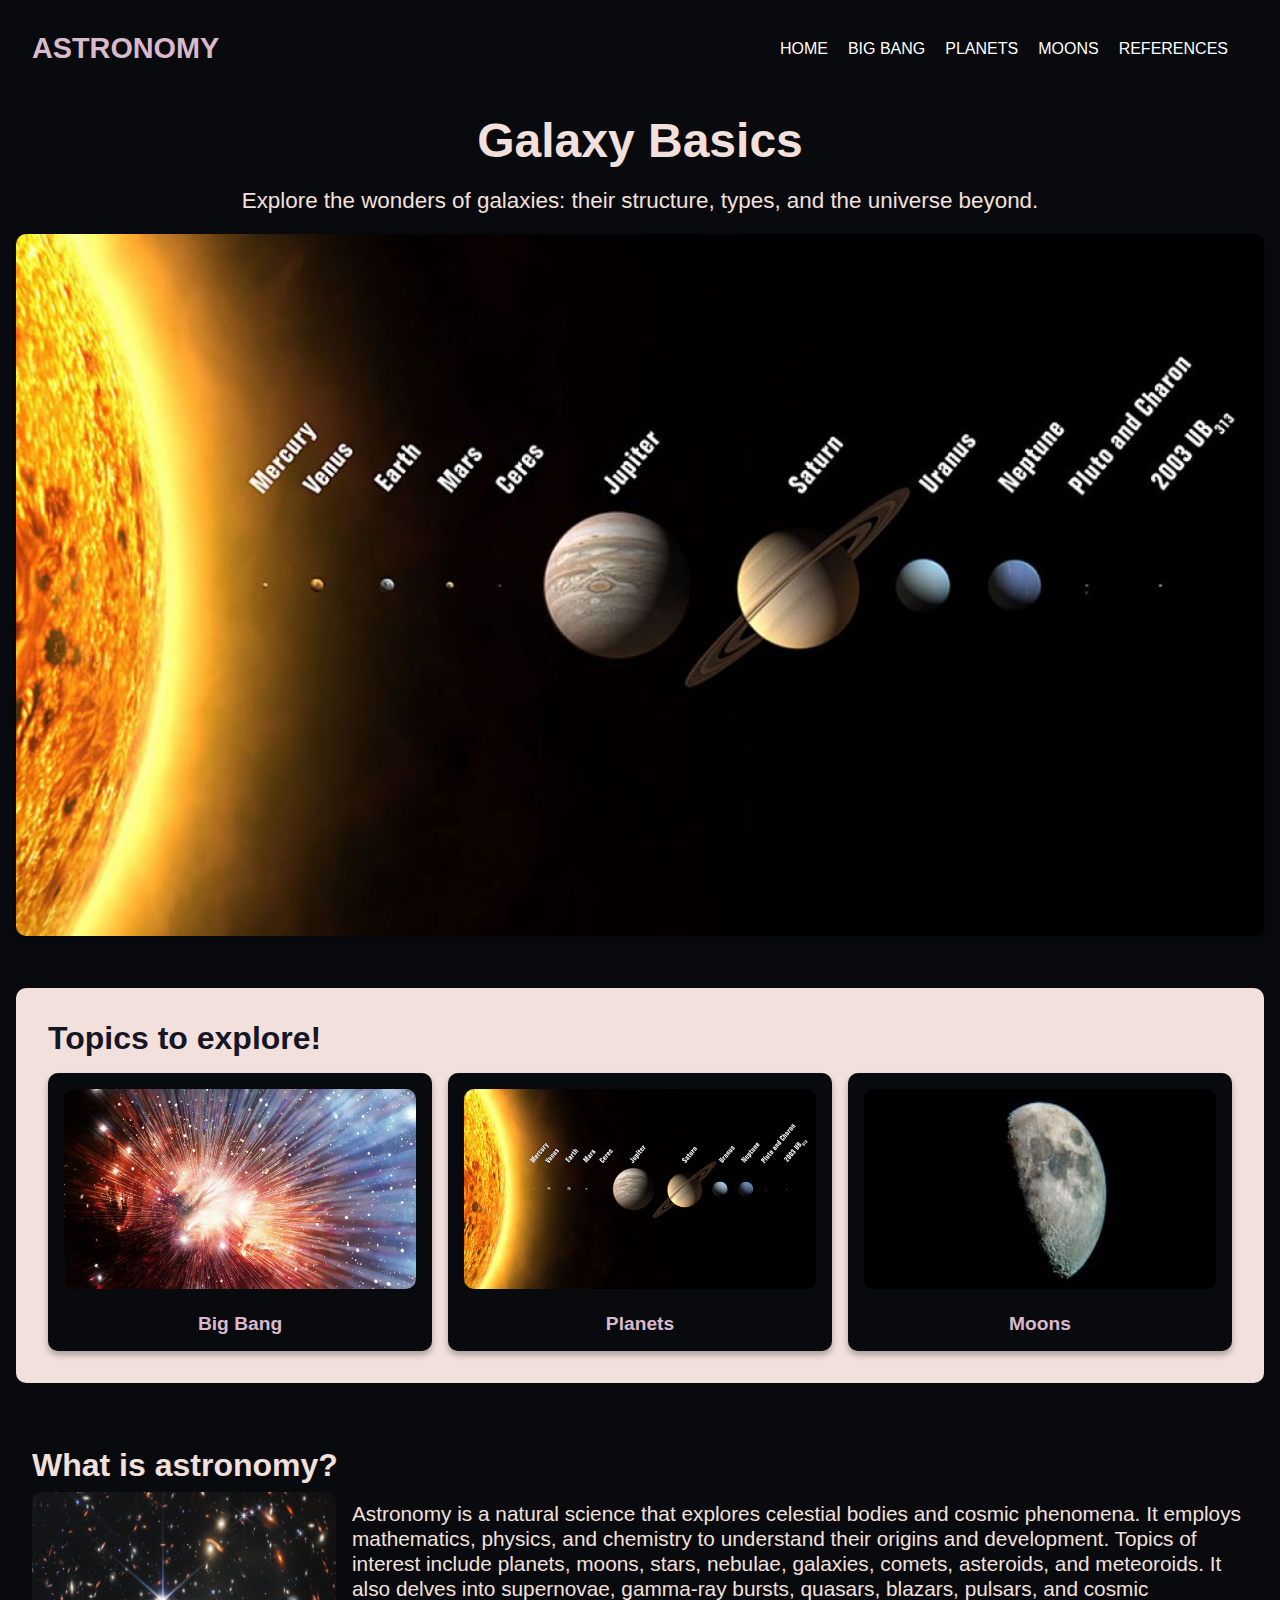
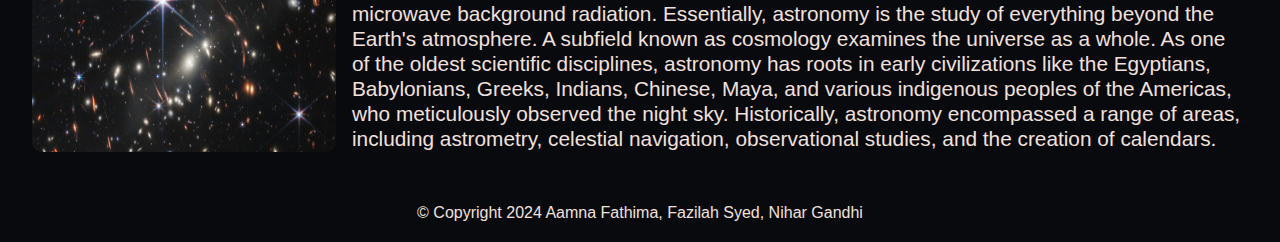
<file: index.html>
<!DOCTYPE html>
<html lang="en">

<head>
    <meta charset="UTF-8">
    <meta name="viewport" content="width=device-width, initial-scale=1.0">
    <title>ASTRONOMY</title>
    <link rel="stylesheet" href="https://cdnjs.cloudflare.com/ajax/libs/font-awesome/5.15.3/css/all.min.css" />
    <link rel="stylesheet" href="assets/CSS/style.css">
</head>

<body class="main-page-body">

    <header class="header">
        <h1>ASTRONOMY</h1>
        <nav>
            <input type="checkbox" id="check">
            <label for="check" class="checkbtn">
                <i class="fas fa-bars"></i>
            </label>
            <ul>
                <li><a href="index.html">HOME</a></li>
                <li><a href="big_bang.html">BIG BANG</a></li>
                <li><a href="planets.html">PLANETS</a></li>
                <li><a href="moons.html">MOONS</a></li>
                <li><a href="references.html">REFERENCES</a></li>
            </ul>
        </nav>
    </header>



    <main class="main-content">
        <div class="hero-section">
            <div class="hero-container">
                <div class="hero-text">
                    <h1>Galaxy Basics</h1>
                    <p>Explore the wonders of galaxies: their structure, types, and the universe beyond.</p>
                </div>
                <div class="hero-image">
                    <img src="./assets/media/solarsystem.jpg" alt="A stunning galaxy view">
                </div>
            </div>
        </div>

        <div class="solar-system-section">
            <h1>Topics to explore!</h1>
            <div>
                <a href="./big_bang.html" class="card">
                    <img src="./assets/media/big-bang.jpeg" alt="Sun">
                    <h3>Big Bang</h3>
                </a>
                <a href="./planets.html" class="card">
                    <img src="./assets/media/solarsystem.jpg" alt="Planets">
                    <h3>Planets</h3>
                </a>
                <a href="./moons.html" class="card">
                    <img src="./assets/media/moon.jpg" alt="Asteroids, Comets & Meteors">
                    <h3>Moons</h3>
                </a>
            </div>
        </div>

        <div class="section astronomy">
            <h1>What is astronomy?</h1>
            <div>
                <img src="./assets/media/astronomy.jpg" />
                <p>
                    Astronomy is a natural science that explores celestial bodies and cosmic phenomena. It employs
                    mathematics, physics, and
                    chemistry to understand their origins and development. Topics of interest include planets, moons,
                    stars, nebulae,
                    galaxies, comets, asteroids, and meteoroids. It also delves into supernovae, gamma-ray bursts,
                    quasars, blazars,
                    pulsars, and cosmic microwave background radiation. Essentially, astronomy is the study of
                    everything beyond the Earth's
                    atmosphere. A subfield known as cosmology examines the universe as a whole.
                    As one of the oldest scientific disciplines, astronomy has roots in early civilizations like the
                    Egyptians, Babylonians,
                    Greeks, Indians, Chinese, Maya, and various indigenous peoples of the Americas, who meticulously
                    observed the night sky.
                    Historically, astronomy encompassed a range of areas, including astrometry, celestial navigation,
                    observational studies,
                    and the creation of calendars.
                </p>
            </div>
        </div>
    </main>
    <footer class="big-bang-footer">&copy; Copyright 2024 Aamna Fathima, Fazilah Syed, Nihar Gandhi</footer>
</body>

</html>
</file>
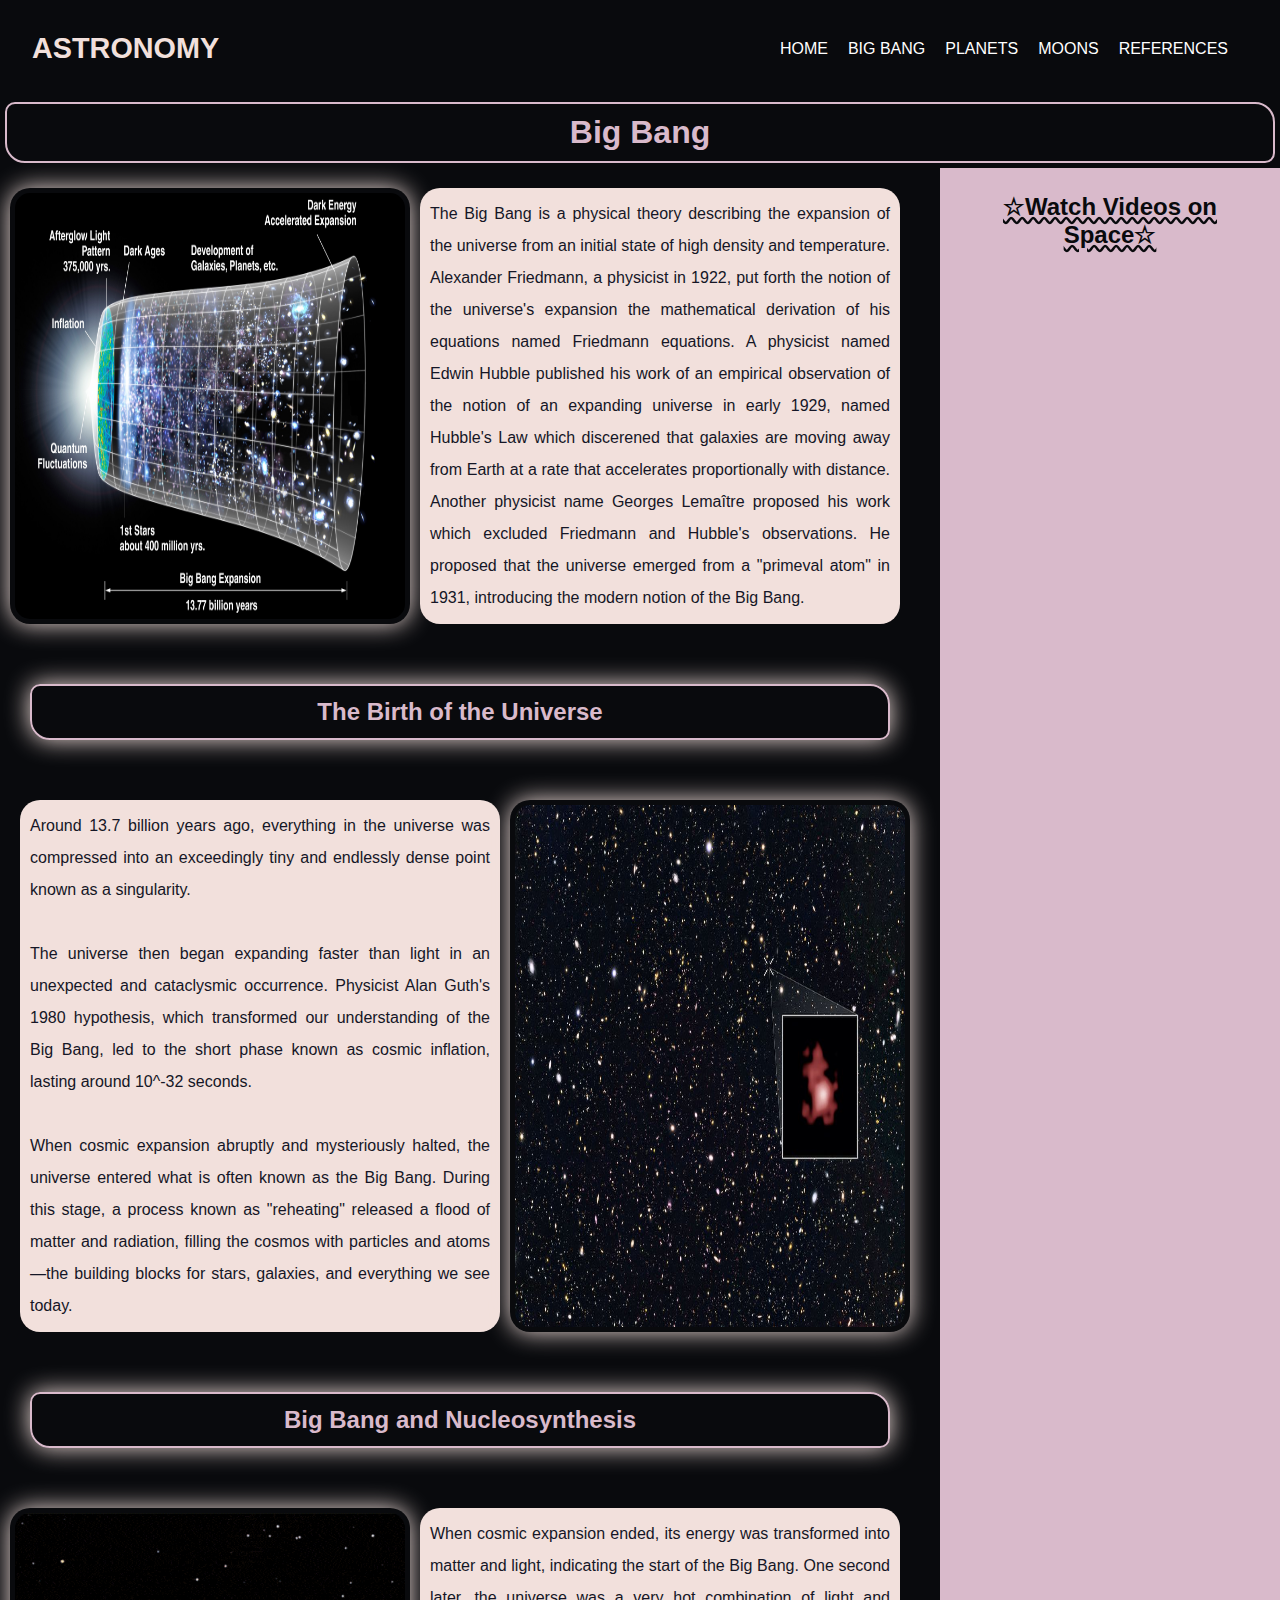
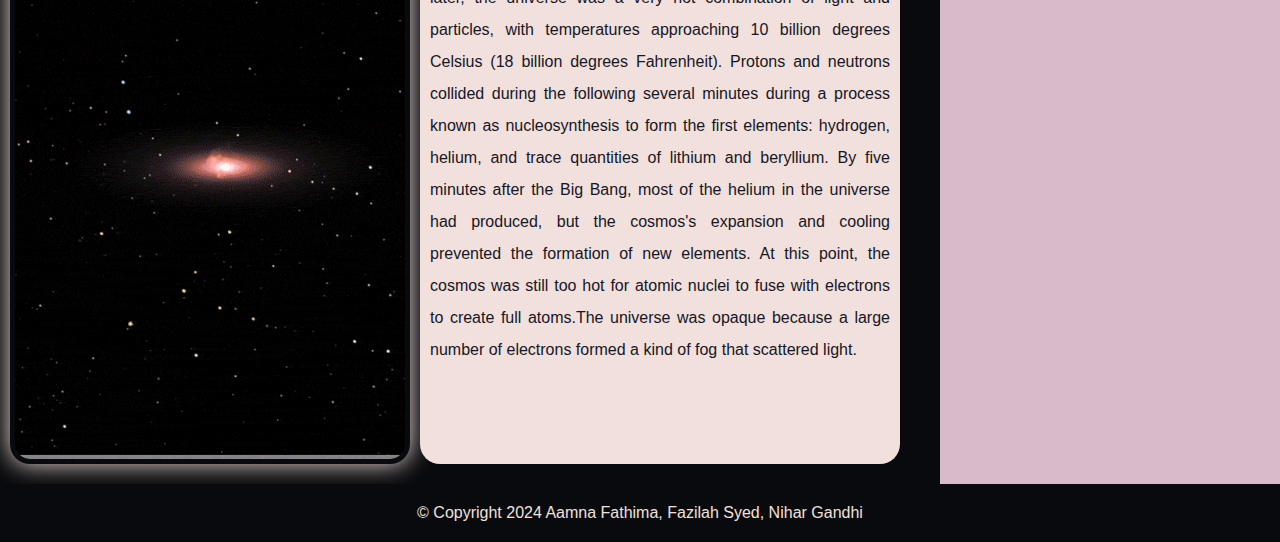
<file: big_bang.html>
<!DOCTYPE html>
<html lang="en">

<head>
    <!-- metadata for the browser to configure the page -->
    <meta charset="UTF-8">
    <meta name="viewport" content="width=device-width, initial-scale=1.0">
    <!-- title of the page -->
    <title>Big Bang</title>
    <!-- linking to external CSS file -->
    <link rel="stylesheet" href="assets/CSS/style.css">
</head>

<!-- main body of the page that holds all the contents and elements -->

<body class="big-bang-body">
    <header class="header big-bang-header">
        <h1>ASTRONOMY</h1>
        <nav>
            <input type="checkbox" id="check">
            <label for="check" class="checkbtn">
                <i class="fas fa-bars"></i>
            </label>
            <ul>
                <li><a href="index.html">HOME</a></li>
                <li><a href="big_bang.html">BIG BANG</a></li>
                <li><a href="planets.html">PLANETS</a></li>
                <li><a href="moons.html">MOONS</a></li>
                <li><a href="references.html">REFERENCES</a></li>
            </ul>
        </nav>
    </header>

    <!-- content heading -->
    <h1 class="big-bang-title">Big Bang</h1>
    <!-- main content of the page -->
    <main class="big-bang-container">
        <!-- 1st container with image and content -->
        <div class="big-bang-content">
            <!-- Big Bang Theory image -->
            <img src="assets/media/big_bang_1.jpg" alt="big-bang">
            <!-- Introductory content about Big Bang -->
            <p>The Big Bang is a physical theory describing the expansion of the universe from an initial state of high
                density and temperature. Alexander Friedmann, a physicist in 1922, put forth the notion of the
                universe's expansion the mathematical derivation of his equations named Friedmann equations. A physicist
                named Edwin Hubble published his work of an empirical observation of the notion of an expanding universe
                in early 1929, named Hubble's Law which discerened that galaxies are moving away from Earth at a rate
                that accelerates proportionally with distance. Another physicist name Georges Lemaître proposed his work
                which excluded Friedmann and Hubble's observations. He proposed that the universe emerged from a
                "primeval atom" in 1931, introducing the modern notion of the Big Bang.
            </p>
        </div>
        <!-- subheading -->
        <h3>The Birth of the Universe</h3>
        <!-- 2nd container with content and image -->
        <div class="big-bang-content">
            <!-- Content on occurence of Big Bang and the universe -->
            <p>Around 13.7 billion years ago, everything in the universe was compressed into an exceedingly tiny and
                endlessly dense point known as a singularity.
                <br><br>
                The universe then began expanding faster than light in an unexpected and cataclysmic occurrence.
                Physicist Alan Guth's 1980 hypothesis, which transformed our understanding of the Big Bang, led to the
                short phase known as cosmic inflation, lasting around 10^-32 seconds.
                <br><br>
                When cosmic expansion abruptly and mysteriously halted, the universe entered what is often known as the
                Big Bang. During this stage, a process known as "reheating" released a flood of matter and radiation,
                filling the cosmos with particles and atoms—the building blocks for stars, galaxies, and everything we
                see today.
            </p>
            <!-- An image taken using Hubble Space Telescope  -->
            <img src="assets/media/big_bang_2.jpeg" alt="universe">
        </div>
        <!-- subheading -->
        <h3>Big Bang and Nucleosynthesis</h3>
        <!-- 3rd container with image and content -->
        <div class="big-bang-content">
            <!-- GIF on big bang -->
            <img src="assets/media/big_bang_3.gif" alt="big-bang-gif">
            <!-- Nucleosynthesis and more about big bang -->
            <p>When cosmic expansion ended, its energy was transformed into matter and light, indicating the start of
                the Big Bang. One second later, the universe was a very hot combination of light and particles, with
                temperatures approaching 10 billion degrees Celsius (18 billion degrees Fahrenheit). Protons and
                neutrons collided during the following several minutes during a process known as nucleosynthesis to form
                the first elements: hydrogen, helium, and trace quantities of lithium and beryllium. By five minutes
                after the Big Bang, most of the helium in the universe had produced, but the cosmos's expansion and
                cooling prevented the formation of new elements. At this point, the cosmos was still too hot for atomic
                nuclei to fuse with electrons to create full atoms.The universe was opaque because a large number of
                electrons formed a kind of fog that scattered light.</p>
        </div>
    </main>

    <!-- Aside section with videos -->
    <aside class="big-bang-aside">
        <!-- Section heading with special HTML codes for the star icon -->
        <h2>&star;Watch Videos on Space&star;</h2>
        <!-- iframes to embed YouTube videos -->
        <iframe width="300" height="150" src="https://www.youtube.com/embed/wNDGgL73ihY?si=T8kvV61FVrjG00b1"
            title="YouTube video player" frameborder="0"
            allow="accelerometer; autoplay; clipboard-write; encrypted-media; gyroscope; picture-in-picture; web-share"
            referrerpolicy="strict-origin-when-cross-origin" allowfullscreen></iframe>
        <iframe width="300" height="150" src="https://www.youtube.com/embed/mAJHYZbdh70?si=lZBNhiFitp1C47HQ"
            title="YouTube video player" frameborder="0"
            allow="accelerometer; autoplay; clipboard-write; encrypted-media; gyroscope; picture-in-picture; web-share"
            referrerpolicy="strict-origin-when-cross-origin" allowfullscreen></iframe>

        <iframe width="300" height="150" src="https://www.youtube.com/embed/2j8xJ9oizBQ?si=2rgCJ7fqFNrOZPnM"
            title="YouTube video player" frameborder="0"
            allow="accelerometer; autoplay; clipboard-write; encrypted-media; gyroscope; picture-in-picture; web-share"
            referrerpolicy="strict-origin-when-cross-origin" allowfullscreen></iframe>
        <iframe width="300" height="150" src="https://www.youtube.com/embed/0wkV8g_ASOs?si=yZNizIDVqQF_hdTS"
            title="YouTube video player" frameborder="0"
            allow="accelerometer; autoplay; clipboard-write; encrypted-media; gyroscope; picture-in-picture; web-share"
            referrerpolicy="strict-origin-when-cross-origin" allowfullscreen></iframe>
        <iframe width="560" height="315" src="https://www.youtube.com/embed/tzYAWbNYf8A?si=swjo9UDQeHXrU6gd"
            title="YouTube video player" frameborder="0"
            allow="accelerometer; autoplay; clipboard-write; encrypted-media; gyroscope; picture-in-picture; web-share"
            referrerpolicy="strict-origin-when-cross-origin" allowfullscreen></iframe>
        <iframe width="560" height="315" src="https://www.youtube.com/embed/-gnIO3hG0Rs?si=CxoHdN-jnjEpbaJq"
            title="YouTube video player" frameborder="0"
            allow="accelerometer; autoplay; clipboard-write; encrypted-media; gyroscope; picture-in-picture; web-share"
            referrerpolicy="strict-origin-when-cross-origin" allowfullscreen></iframe>
        <iframe width="560" height="315" src="https://www.youtube.com/embed/QTF-67El33I?si=4SPyoSWjoteIH3qH"
            title="YouTube video player" frameborder="0"
            allow="accelerometer; autoplay; clipboard-write; encrypted-media; gyroscope; picture-in-picture; web-share"
            referrerpolicy="strict-origin-when-cross-origin" allowfullscreen></iframe>
        <iframe width="560" height="315" src="https://www.youtube.com/embed/QTF-67El33I?si=gIrbaPoFXy1vnHoC"
            title="YouTube video player" frameborder="0"
            allow="accelerometer; autoplay; clipboard-write; encrypted-media; gyroscope; picture-in-picture; web-share"
            referrerpolicy="strict-origin-when-cross-origin" allowfullscreen></iframe>
        <iframe width="560" height="315" src="https://www.youtube.com/embed/GcpA6Pbslrw?si=Hh9WeKweggMUnCx1"
            title="YouTube video player" frameborder="0"
            allow="accelerometer; autoplay; clipboard-write; encrypted-media; gyroscope; picture-in-picture; web-share"
            referrerpolicy="strict-origin-when-cross-origin" allowfullscreen></iframe>
    </aside>
    <!-- Footer with the names of each group member -->
    <footer class="big-bang-footer">&copy; Copyright 2024 Aamna Fathima, Fazilah Syed, Nihar Gandhi</footer>
</body>

</html>
</file>
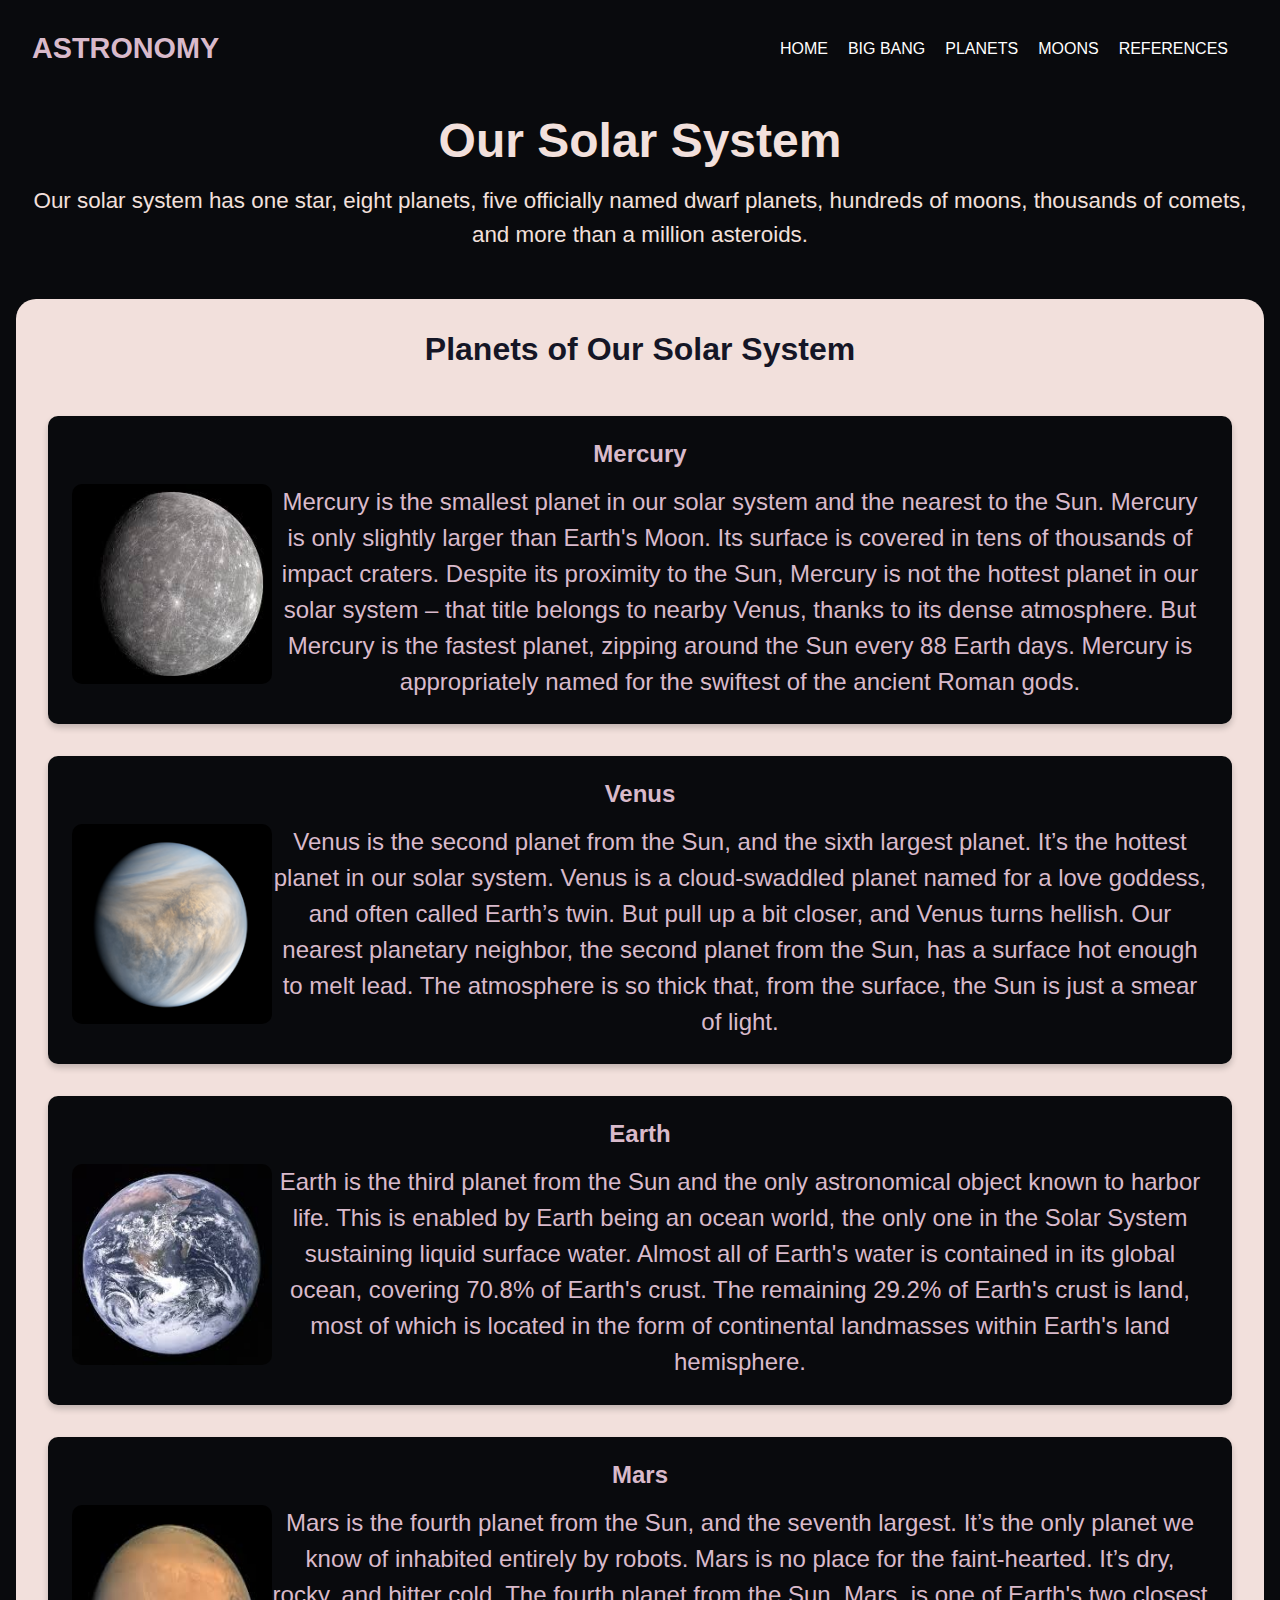
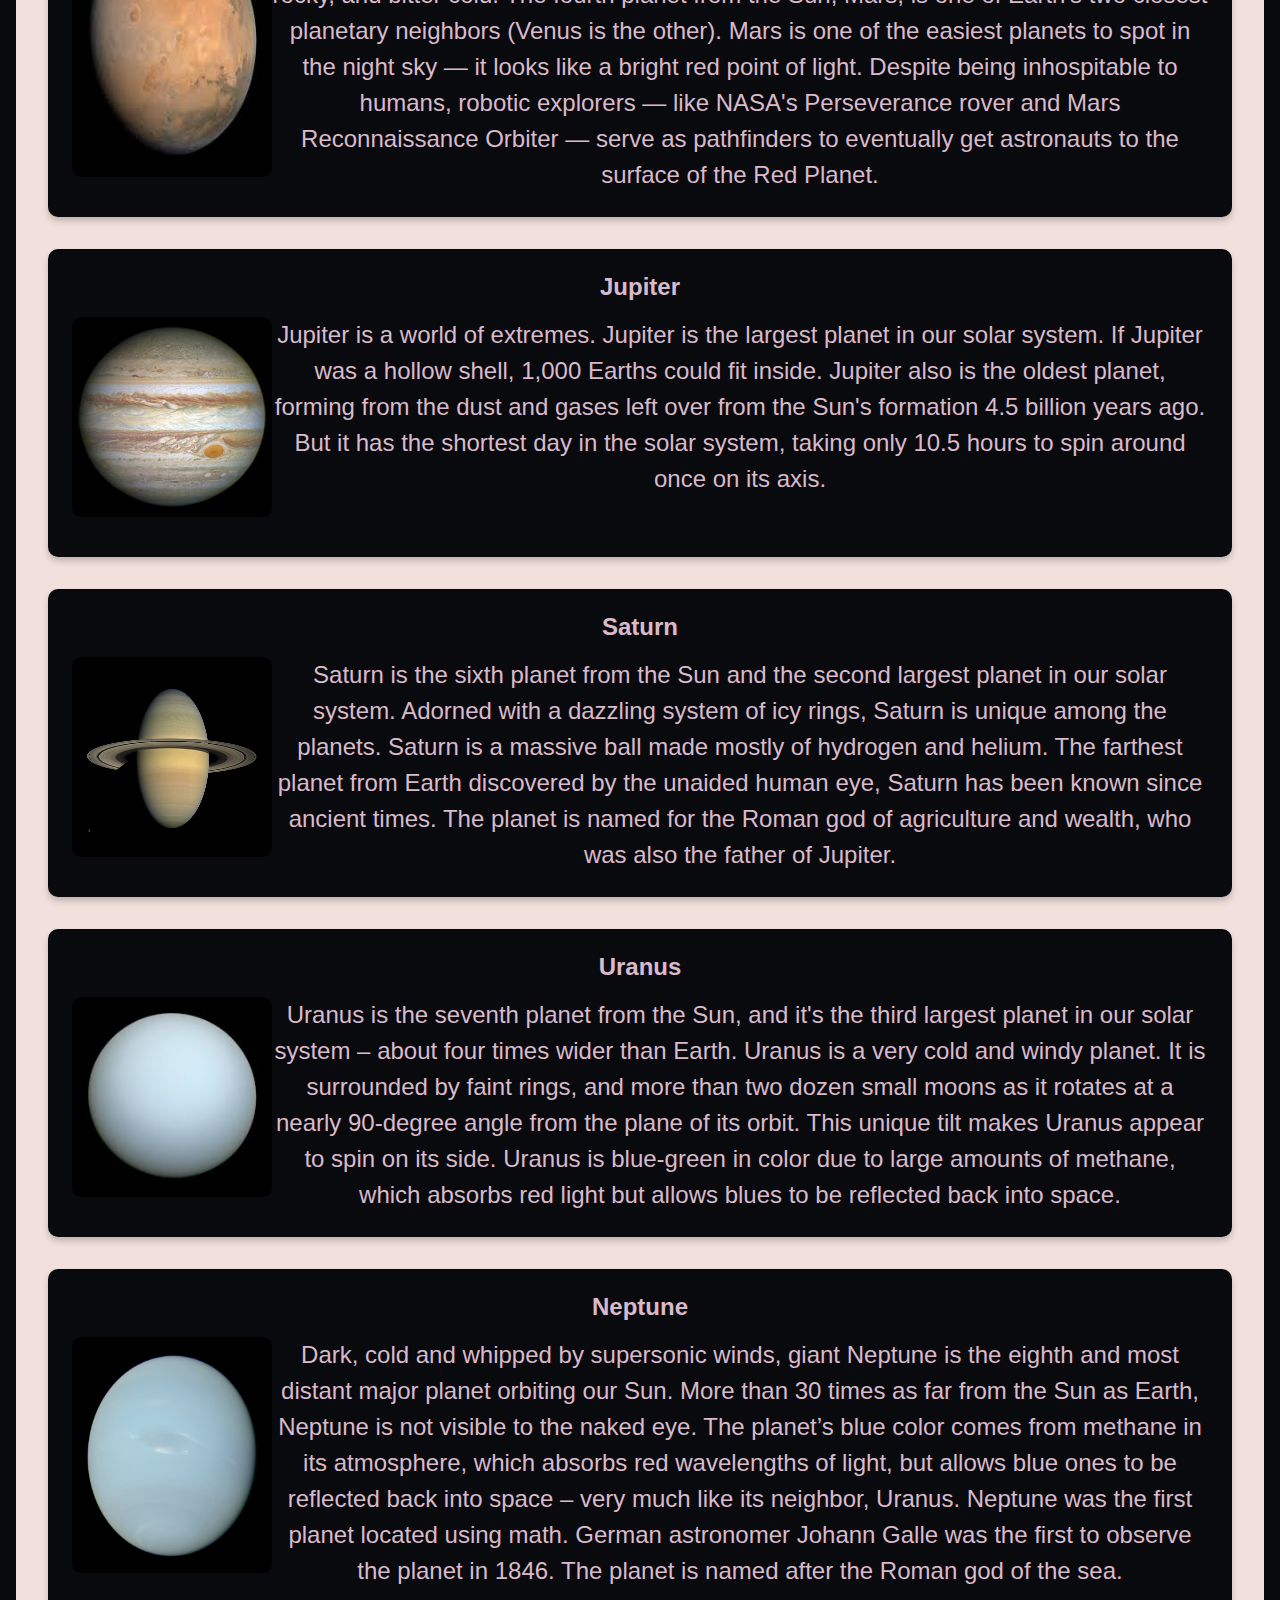
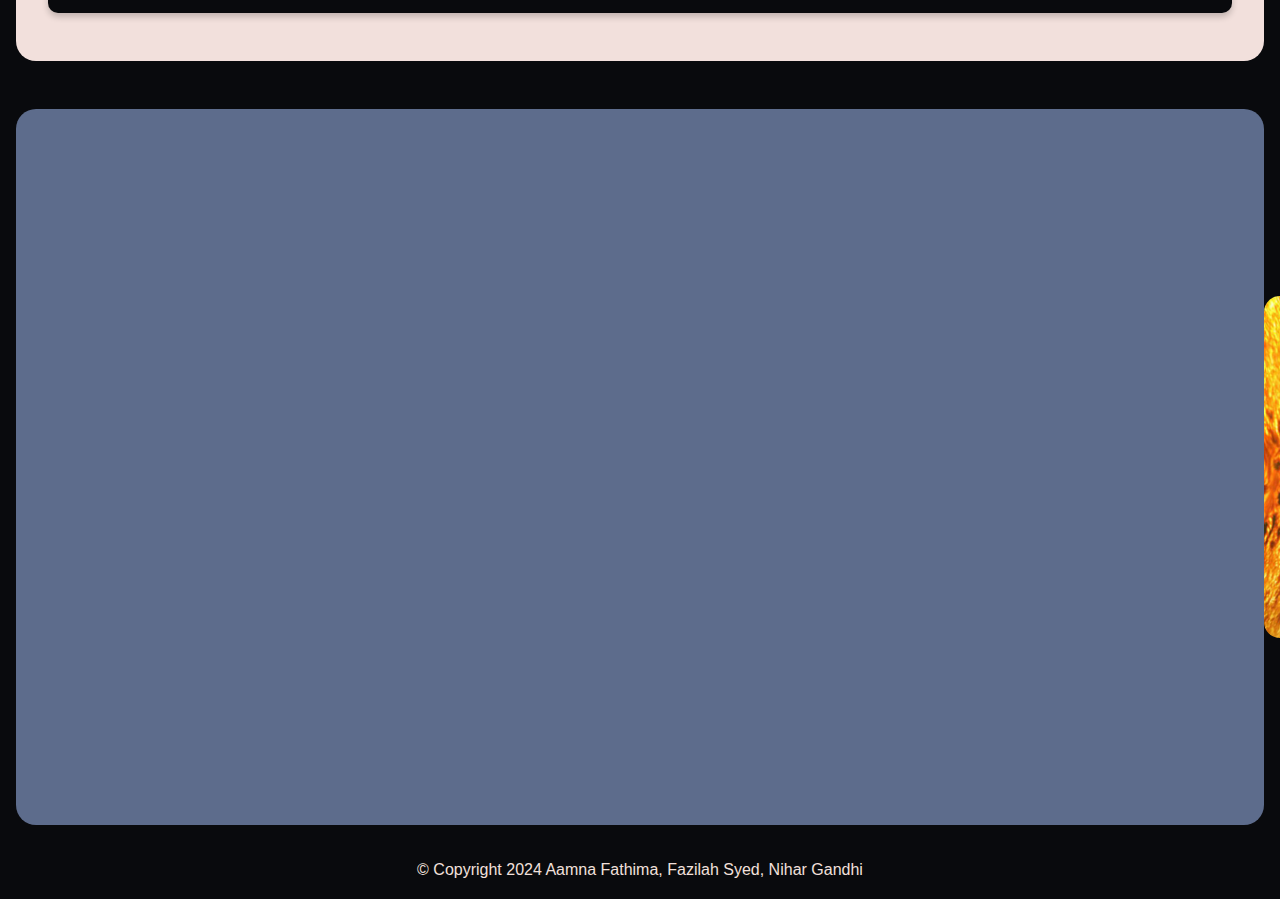
<file: planets.html>
<!DOCTYPE html>
<html lang="en">

<head>
    <meta charset="UTF-8">
    <meta name="viewport" content="width=device-width, initial-scale=1.0">
    <title>Planets</title>
    <link rel="stylesheet" href="https://cdnjs.cloudflare.com/ajax/libs/font-awesome/5.15.3/css/all.min.css" />
    <link rel="stylesheet" href="assets/CSS/style.css">
</head>

<body class="main-page-body">

    <header class="header">
        <h1>ASTRONOMY</h1>
        <nav>
            <input type="checkbox" id="check">
            <label for="check" class="checkbtn">
                <i class="fas fa-bars"></i>
            </label>
            <ul>
                <li><a href="index.html">HOME</a></li>
                <li><a href="big_bang.html">BIG BANG</a></li>
                <li><a href="planets.html">PLANETS</a></li>
                <li><a href="moons.html">MOONS</a></li>
                <li><a href="references.html">REFERENCES</a></li>
            </ul>
        </nav>
    </header>



    <main class="main-content">
        <div class="hero-section">
            <div class="hero-container">
                <div class="hero-text">
                    <h1>Our Solar System</h1>
                    <p>Our solar system has one star, eight planets, five officially named dwarf planets, hundreds of
                        moons, thousands of
                        comets, and more than a million asteroids.</p>
                </div>
            </div>
        </div>

        <div class="planet-section">
            <h2>Planets of Our Solar System</h2>
            <div class="planet-grid">
                <div class="planet-card">
                    <h3>Mercury</h3>
                    <div class="planet-content">
                        <img src="./assets/media/mercury.jpeg" alt="Mercury">
                        <p>Mercury is the smallest planet in our solar system and the nearest to the Sun.

                            Mercury is only slightly larger than Earth's Moon. Its surface is covered in tens of
                            thousands of impact craters.
                            Despite its proximity to the Sun, Mercury is not the hottest planet in our solar system –
                            that title belongs to nearby
                            Venus, thanks to its dense atmosphere. But Mercury is the fastest planet, zipping around the
                            Sun every 88 Earth days.
                            Mercury is appropriately named for the swiftest of the ancient Roman gods.</p>
                    </div>
                </div>

                <div class="planet-card">
                    <h3>Venus</h3>
                    <div class="planet-content">
                        <img src="./assets/media/venus.png" alt="Venus">
                        <p>Venus is the second planet from the Sun, and the sixth largest planet. It’s the hottest
                            planet in our solar system.

                            Venus is a cloud-swaddled planet named for a love goddess, and often called Earth’s twin.
                            But pull up a bit closer, and
                            Venus turns hellish. Our nearest planetary neighbor, the second planet from the Sun, has a
                            surface hot enough to melt
                            lead. The atmosphere is so thick that, from the surface, the Sun is just a smear of light.
                        </p>
                    </div>
                </div>

                <div class="planet-card">
                    <h3>Earth</h3>
                    <div class="planet-content">
                        <img src="./assets/media/earth.jpeg" alt="Earth">
                        <p>Earth is the third planet from the Sun and the only astronomical object known to harbor life.
                            This is enabled by Earth
                            being an ocean world, the only one in the Solar System sustaining liquid surface water.
                            Almost all of Earth's water is
                            contained in its global ocean, covering 70.8% of Earth's crust. The remaining 29.2% of
                            Earth's crust is land, most of
                            which is located in the form of continental landmasses within Earth's land hemisphere.</p>
                    </div>
                </div>

                <div class="planet-card">
                    <h3>Mars</h3>
                    <div class="planet-content">
                        <img src="./assets/media/mars.jpeg" alt="Mars">
                        <p>Mars is the fourth planet from the Sun, and the seventh largest. It’s the only planet we know
                            of inhabited entirely by
                            robots.

                            Mars is no place for the faint-hearted. It’s dry, rocky, and bitter cold. The fourth planet
                            from the Sun, Mars, is one
                            of Earth's two closest planetary neighbors (Venus is the other). Mars is one of the easiest
                            planets to spot in the night
                            sky — it looks like a bright red point of light.

                            Despite being inhospitable to humans, robotic explorers — like NASA's Perseverance rover and
                            Mars Reconnaissance Orbiter
                            — serve as pathfinders to eventually get astronauts to the surface of the Red Planet.</p>
                    </div>
                </div>

                <div class="planet-card">
                    <h3>Jupiter</h3>
                    <div class="planet-content">
                        <img src="./assets/media/jupiter.jpg" alt="Jupiter">
                        <p>Jupiter is a world of extremes.

                            Jupiter is the largest planet in our solar system. If Jupiter was a hollow shell, 1,000
                            Earths could fit inside. Jupiter
                            also is the oldest planet, forming from the dust and gases left over from the Sun's
                            formation 4.5 billion years ago. But
                            it has the shortest day in the solar system, taking only 10.5 hours to spin around once on
                            its axis.</p>
                    </div>
                </div>

                <div class="planet-card">
                    <h3>Saturn</h3>
                    <div class="planet-content">
                        <img src="./assets/media/saturn.jpg" alt="Saturn">
                        <p>Saturn is the sixth planet from the Sun and the second largest planet in our solar system.
                            Adorned with a dazzling
                            system of icy rings, Saturn is unique among the planets.

                            Saturn is a massive ball made mostly of hydrogen and helium. The farthest planet from Earth
                            discovered by the unaided
                            human eye, Saturn has been known since ancient times. The planet is named for the Roman god
                            of agriculture and wealth,
                            who was also the father of Jupiter.</p>
                    </div>
                </div>

                <div class="planet-card">
                    <h3>Uranus</h3>
                    <div class="planet-content">
                        <img src="./assets/media/uranus.jpeg" alt="Uranus">
                        <p>Uranus is the seventh planet from the Sun, and it's the third largest planet in our solar
                            system – about four times
                            wider than Earth.

                            Uranus is a very cold and windy planet. It is surrounded by faint rings, and more than two
                            dozen small moons as it
                            rotates at a nearly 90-degree angle from the plane of its orbit. This unique tilt makes
                            Uranus appear to spin on its
                            side. Uranus is blue-green in color due to large amounts of methane, which absorbs red light
                            but allows blues to be
                            reflected back into space.</p>
                    </div>
                </div>

                <div class="planet-card">
                    <h3>Neptune</h3>
                    <div class="planet-content">
                        <img src="./assets/media/neptune.png" alt="Neptune">
                        <p>Dark, cold and whipped by supersonic winds, giant Neptune is the eighth and most distant
                            major planet orbiting our Sun.

                            More than 30 times as far from the Sun as Earth, Neptune is not visible to the naked eye.
                            The planet’s blue color comes
                            from methane in its atmosphere, which absorbs red wavelengths of light, but allows blue ones
                            to be reflected back into
                            space – very much like its neighbor, Uranus. Neptune was the first planet located using
                            math. German astronomer Johann
                            Galle was the first to observe the planet in 1846. The planet is named after the Roman god
                            of the sea.</p>
                    </div>
                </div>

            </div>
        </div>

        <div class="planet-media">
            <iframe
                class="planet-youtube"
                src="https://www.youtube.com/embed/libKVRa01L8?si=f-TmfwWmaYhpnfVF?autoplay=1"
                title="YouTube video player" 
                frameborder="0"
                allow="accelerometer; autoplay; clipboard-write; encrypted-media; gyroscope; picture-in-picture; web-share"
                referrerpolicy="strict-origin-when-cross-origin" 
                allowfullscreen></iframe>
            
            <img src="./assets/media/solarsystem.jpg" />
        </div>


    </main>
    <footer class="big-bang-footer">&copy; Copyright 2024 Aamna Fathima, Fazilah Syed, Nihar Gandhi</footer>
</body>

</html>
</file>
<file: assets/CSS/style.css>
/* Resetting each element to have no margin and padding */
* {
    margin: 0;
    padding: 0;
    box-sizing: border-box; /* this property ensures the padding and border are included in the width and height of the element */
}

/* Assigning the color palette in the root (html) which will be accessed using variables */
:root {
    --color-1: #090a0d;
    --color-2: #151626;
    --color-3: #5d6c8c;
    --color-4: #f2e0dc;
    --color-5: #d9bacb;
    --bg-dark: #090a0d;
    --bg-light: #f2e0dc;
    --text-dark: #151626;
    --text-light: #d9bacb;
    --hover-light: #ff7842;
}

body {
    font-family: 'Trebuchet MS', Arial, sans-serif;
    background-color: var(--bg-dark);
    color: var(--bg-light);
}

/* Styling the body of the page */
.big-bang-body {
    color: var(--color-4); /* general font color for the entire page */
    background-color: var(--bg-dark); /* Background color for the body */
    /* general font family for the entire page */
    font-family:'Trebuchet MS', 'Lucida Sans Unicode', 'Lucida Grande', 'Lucida Sans', Arial, sans-serif;

    /* Applying Grid layout for the body */
    display: grid;
    grid-template-columns: 4fr 1fr; /* 2 columns in 4:1 ratio*/
    grid-template-rows: repeat(4, auto); /* 5 rows with height dependant on the content */
    column-gap: 1.25em; /* spacing out between columns*/
    /* using grid-areas for assigning position of each element */
    grid-template-areas: 
    "header header"
    "title title"
    "container aside"
    "footer footer";
    /* Naming each grid area to assign them to the specified elements */
}

/* Header of the page  */
.big-bang-header {
    grid-area: header; /* place the header in the specified area*/
    background-color: var(--bg-dark); /* changing background color of the header */
}

/* Styling the h1 (heading) in the header */
.big-bang-header h1 {
    color:var(--color-4); /* font color of the heading text*/
    text-align: center; /* centering the text in the header */
    font-size: 2.5em; /* increasing the font size*/
    font-family: Verdana, Geneva, Tahoma, sans-serif; /* changing the font family for the h1 */
}

/* Styling the main container holding the content of the webpage */
.big-bang-container {
    grid-area: container;
    /* place the container in the specified area */
    padding: 10px;
    /* padding inside the container */
    line-height: 2em;
    /* increasing line height to space out the text */

    display: flex;
    /* flexbox layout to evenly space the content with as much space required for each image and p tag pair */
    flex-direction: column;
    /* direction set to column so the content is positioned one below the other */
}

/* Styling the titles and headings of the container holding text */
.big-bang-container h1,
.big-bang-title {
    color: var(--color-5);
    /* changing the font color of the heading */
    text-align: center;
    /* centering the text */
    padding: 10px;
    /* padding inside each heading */
    border: 2px solid var(--color-5);
    /* adding border of 2px around the heading with specified color */
    border-radius: 10px 20px;
    /* rounding the corners of the border (equivalent to 10px 20px 10px 20px) */
}

/* Styling the title of the webpage content */
.big-bang-title {
    grid-area: title;
    /* place the title in the specified area */
    margin: 5px;
    /* add 5px margin on all sides  */
}

/* Styling the h3 (subheadings) of the container */
.big-bang-container h3 {
    padding: 10px;
    /* padding inside each subheading */
    margin: 50px 20px;
    /* 50px margin on top and bottom; 20px margin on left and right */
    color: var(--color-5);
    /* assigning a font color for the subheadings */
    font-size: 1.5em;
    /* increasing the font size */
    border: 2px solid var(--color-5);
    /* adding border of 2px around the subheadings with specified color */
    box-shadow: 0 0 25px var(--color-4);
    /* 0 vertical and horizontal offset, 25px blur-radius for the shadow with specified color */
    border-radius: 10px 20px;
    /* rounding the corners of the border (equivalent to 10px 20px 10px 20px) */
    text-align: center;
    /* centering the text */
}

/* Styling the content */
.big-bang-content {
    display: flex;
    /* flexbox to make each img and p element to position beside each other */
}

/* Styling the paragraphs in the content */
.big-bang-content p {
    text-align: justify;
    /* spacing out text evenly across entire p tag width */
    padding: 10px;
    /* padding inside each paragraph */
    margin: 10px;
    /* 10px margin on all sides */
    color: var(--color-2);
    background-color: var(--color-4);
    border-radius: 20px;
}

/* Styling the images in the content */
.big-bang-content img {
    width: 400px;
    /* specifying the width of all images */
    padding: 5px;
    /* padding inside each image */
    border-radius: 20px;
    /* rounding the corners of the border */
    box-shadow: 0 0 25px var(--color-4);
    /* 0 vertical and horizontal offset; 25px blur-radius for shadow with specified color */
    margin: 10px 0;
    /* 10px margin on top and bottom, no margin on the sides */
}

/* Styling the aside (sidebar) */
.big-bang-aside {
    grid-area: aside;
    /* place the aside in the specified area */
    background-color: var(--color-5);
    /* changing background color of the aside to be contrasting to main content */
    padding: 20px;
    /* padding inside the aside */
}

/* Styling the heading inside the aside */
.big-bang-aside h2 {
    color: var(--color-1);
    /* assigning a font color for the heading */
    text-decoration: underline wavy;
    /* adding a wavy underline to the heading*/
    font-weight: 800;
    /* increasing the boldness of the heading */
    margin: 5px 0;
    /* 5px margin on top and bottom and 0 on left and right */
    text-align: center;
    /* centering the text */
}

/* Styling the YouTube videos (iframes) */
.big-bang-aside iframe {
    margin: 20px 0;
    /* 20px margin on top and bottom and 0 on left and right */
    border-radius: 10px;
    /* rounding the corners of the videos with 10px */
    width: 300px;
    /* setting the width of every video to be 300px */
    height: 150px;
    /* setting the height of every video to be 150px */
}

/* Styling the footer */
.big-bang-footer {
    grid-area: footer;
    /* place the footer in the specified area */
    background-color: var(--bg-dark);
    /* changing background color of the footer to match the header */
    text-align: center;
    /* centering the text */
    padding: 20px;
    /* padding of 20px inside the footer */
}

/* Header and Navigation */
.header {
    background-color: var(--bg-dark);
    color: var(--text-light);
    display: flex;
    justify-content: space-between;
    align-items: center;
    padding: 2rem;
}

.header h1 {
    font-size: 1.8rem;
    font-family: 'Trebuchet MS', Arial, sans-serif;
}

nav {
    background-color: var(--bg-dark);
    color: var(--bg-light);
}

.logo {
    font-size: 1.5rem;
}

ul {
    display: flex;
    list-style: none;
    padding: 0;
    margin: 0;
}

ul li {
    margin-right: 20px;
}

ul li a {
    color: white;
    text-decoration: none;
    transition: color 0.3s;
}

ul li a:hover {
    color: var(--hover-light);
}

.checkbtn {
    font-size: 30px;
    color: var(--text-light);
    cursor: pointer;
    display: none;
}

#check {
    display: none;
}

@media (max-width: 768px) {
    .checkbtn {
        display: block;
    }

    ul {
        position: fixed;
        top: 80px;
        right: -100%;
        background-color: var(--bg-dark);
        width: 100%;
        height: 100vh;
        display: flex;
        flex-direction: column;
        justify-content: center;
        align-items: center;
        transition: all 0.3s;
    }

    ul li {
        margin: 20px 0;
    }

    ul li a {
        font-size: 20px;
    }

    #check:checked~ul {
        right: 0;
    }
}

@media (max-width: 576px) {
    .header {
        flex-direction: row;
        align-items: center;
        justify-content: space-between;
        padding: 1rem;
    }

    .header h1 {
        font-size: 1rem;
        margin-right: 10px;
    }

    .checkbtn {
        margin-left: auto;
    }
}

/* Main Content */
.main-content {
    display: flex;
    flex-direction: column;
    gap: 3rem;
    padding: 1rem;
}

/* Hero Section */
.hero-section {
    display: flex;
    justify-content: center;
    align-items: center;
    flex-direction: column;
    gap: 2rem;
    text-align: center;
    padding: 0rem;
}

.hero-container {
    display: flex;
    flex-direction: column;
    align-items: center;
    justify-content: center;
    gap: 1rem;
}

.hero-container .hero-text h1 {
    font-size: 3em;
    font-weight: bold;
    margin: 0 0 1rem 0;
}

.hero-container .hero-text p {
    font-size: 1.4rem;
    line-height: 1.5;
}

.hero-container .hero-image img {
    max-width: 100%;
    border-radius: 10px;
    box-shadow: 0 4px 6px rgba(0, 0, 0, 0.3);
}

/* Responsive Design */
/* Devices with max-width of 1200px*/
@media (max-width: 1200px) {
    .hero-container .hero-text h1 {
        font-size: 2.2rem;
    }

    .menu {
        gap: 1rem;
    }

    .galaxy-description {
        gap: 1.5rem;
    }
}

/* Devices with max-width of 992px (Tablets) */
@media (max-width: 992px) {
    .hero-section {
        padding: 1.5rem;
    }

    .galaxy-description {
        flex-direction: column;
        text-align: center;
    }

    .galaxy-description .image {
        order: -1;
        /* Place the image above the content */
        margin-bottom: 1.5rem;
    }

    .menu {
        display: none;
    }

    .hamb {
        display: block;
    }

    .galaxy-section h2 {
        font-size: 1.8rem;
    }

    .solar-system-section {
        flex-direction: column;
        gap: 1rem;
    }

    .solar-system-section div {
        display: flex;
        flex-direction: row;
    }

    .solar-system-section div .card img {
        width: 100%;
        height: 200px;
        border-radius: 10px;
        margin-bottom: 1rem;
    }
}

/* Devices with max-width of 768px*/
@media (max-width: 768px) {
    .header h1 {
        font-size: 1.2rem;
    }

    .hero-container .hero-text h1 {
        font-size: 1.8rem;
    }

    .hero-container .hero-text p {
        font-size: 1rem;
    }

    .galaxy-section {
        padding: 1.5rem;
    }

    .galaxy-section h2 {
        font-size: 1.6rem;
    }

    .galaxy-section p {
        font-size: 0.9rem;
    }

    .solar-system-section {
        flex-direction: column;
        gap: 1rem;
    }

    .solar-system-section div {
        display: flex;
        flex-direction: row;
    }

    .solar-system-section .card img {
        width: 100%;
        height: 50px;
        border-radius: 10px;
        margin-bottom: 1rem;
    }

    .solar-system-section div .card img {
        width: 100%;
        height: 100px;
        border-radius: 10px;
        margin-bottom: 1rem;
    }

    .astronomy>div {
        margin: .5em 0 0 0;
        display: flex;
        flex-direction: column;
    }

    .astronomy div img {
        width: 100%;
        height: auto;
        margin-right: 1em;
        border-radius: 10px;
    }

    .planet-content {
        display: block;
    }
}

/* Devices with max-width of 576px*/
@media (max-width: 576px) {
    .hero-section {
        padding: 1rem;
    }

    .hero-container {
        flex-direction: column;
        gap: 1rem;
    }

    .galaxy-description {
        padding: 1rem;
    }

    .galaxy-section {
        padding: 1rem;
    }

    .hero-container .hero-text h1 {
        font-size: 1.5rem;
    }

    .solar-system-section div {
        display: flex;
        flex-direction: column;
    }

    .solar-system-section div .card img {
        width: 100%;
        height: 150px;
        border-radius: 10px;
        margin-bottom: 1rem;
    }

    .astronomy>div {
        margin: .5em 0 0 0;
        display: flex;
        flex-direction: column;
    }

    .astronomy div img {
        width: 100%;
        height: auto;
        margin-right: 1em;
        border-radius: 10px;
    }

    .planet-card .planet-content {
        display: block;
    }

    .planet-grid .planet-card p {
        font-size: 1rem;
        line-height: 1.5;
    }

    .planet-media {
        background-color: var(--color-3);
        display: flex;
        flex-direction: column;
        align-items: center;
        gap: 1em;
        padding: 1em;
        border-radius: 20px;
    }

    .planet-media img {
        min-width: 100%;
        border-radius: 16px;
    }
}

/* Solar System Section */
.solar-system-section {
    display: flex;
    flex-direction: column;
    gap: 1rem;
    justify-content: center;
    align-items: stretch;
    padding: 2rem;
    background-color: var(--bg-light);
    color: var(--text-dark);
    border-radius: 10px;
}

.solar-system-section div {
    display: flex;
    gap: 1em;
    justify-content: center;
    align-items: stretch;
}

.solar-system-section .card {
    flex: 1;
    display: flex;
    flex-direction: column;
    align-items: center;
    background-color: var(--bg-dark);
    color: var(--text-light);
    border-radius: 10px;
    padding: 1rem;
    box-shadow: 0 4px 6px rgba(0, 0, 0, 0.3);
    text-align: center;
    transition: transform 0.3s, box-shadow 0.3s;
}

.solar-system-section .card img {
    width: 100%;
    height: 200px;
    border-radius: 10px;
    margin-bottom: 1rem;
}

.solar-system-section .card h3 {
    margin-top: 0.5rem;
    font-size: 1.2rem;
    text-decoration: none;
}

/* Cards for home page */
.card {
    text-decoration: none;
}

.solar-system-section .card:hover {
    transform: scale(1.05);
    box-shadow: 0 6px 10px rgba(0, 0, 0, 0.4);
}

/* Astronomy section */
.astronomy {
    padding: 1rem;
}

.astronomy>div {
    margin: .5em 0 0 0;
    display: flex;
}

.astronomy img {
    width: 25%;
    height: auto;
    margin-right: 1em;
    border-radius: 10px;
}

.astronomy p {
    margin: .5em 0 0 0;
    font-size: 1.3em;
    line-height: 1.2em;
}

/* Planet Section */
.planet-section {
    text-align: center;
    padding: 2rem 1rem;
    background-color: var(--bg-light);
    color: var(--text-dark);
    border-radius: 20px;
}

.planet-section h2 {
    font-size: 2rem;
    margin-bottom: 2rem;
}

.planet-grid {
    display: grid;
    grid-template-columns: repeat(auto-fit, 1fr);
    gap: 2rem;
    padding: 1rem;
}

.planet-card {
    background: var(--bg-dark);
    color: var(--text-light);
    border-radius: 10px;
    box-shadow: 0 4px 6px rgba(0, 0, 0, 0.2);
    padding: 1.5rem;
    text-align: center;
}

.planet-content {
    display: flex;
}

.planet-card img {
    max-width: 200px;
    border-radius: 10px;
    margin-bottom: 1rem;
}

.planet-card h3 {
    font-size: 1.5rem;
    margin-bottom: 1rem;
}

.planet-card p {
    font-size: 1.5em;
    line-height: 1.5;
}

.planet-media {
    background-color: var(--color-3);
    display: flex;
    align-items: center;
    gap: 1em;
    padding: 1em;
    border-radius: 20px;
}

.planet-media img {
    width: 50%;
    border-radius: 16px;
}

.planet-youtube {
    aspect-ratio: 16 / 9;
    width: 100%;
    border-radius: 16px;
}
</file>
